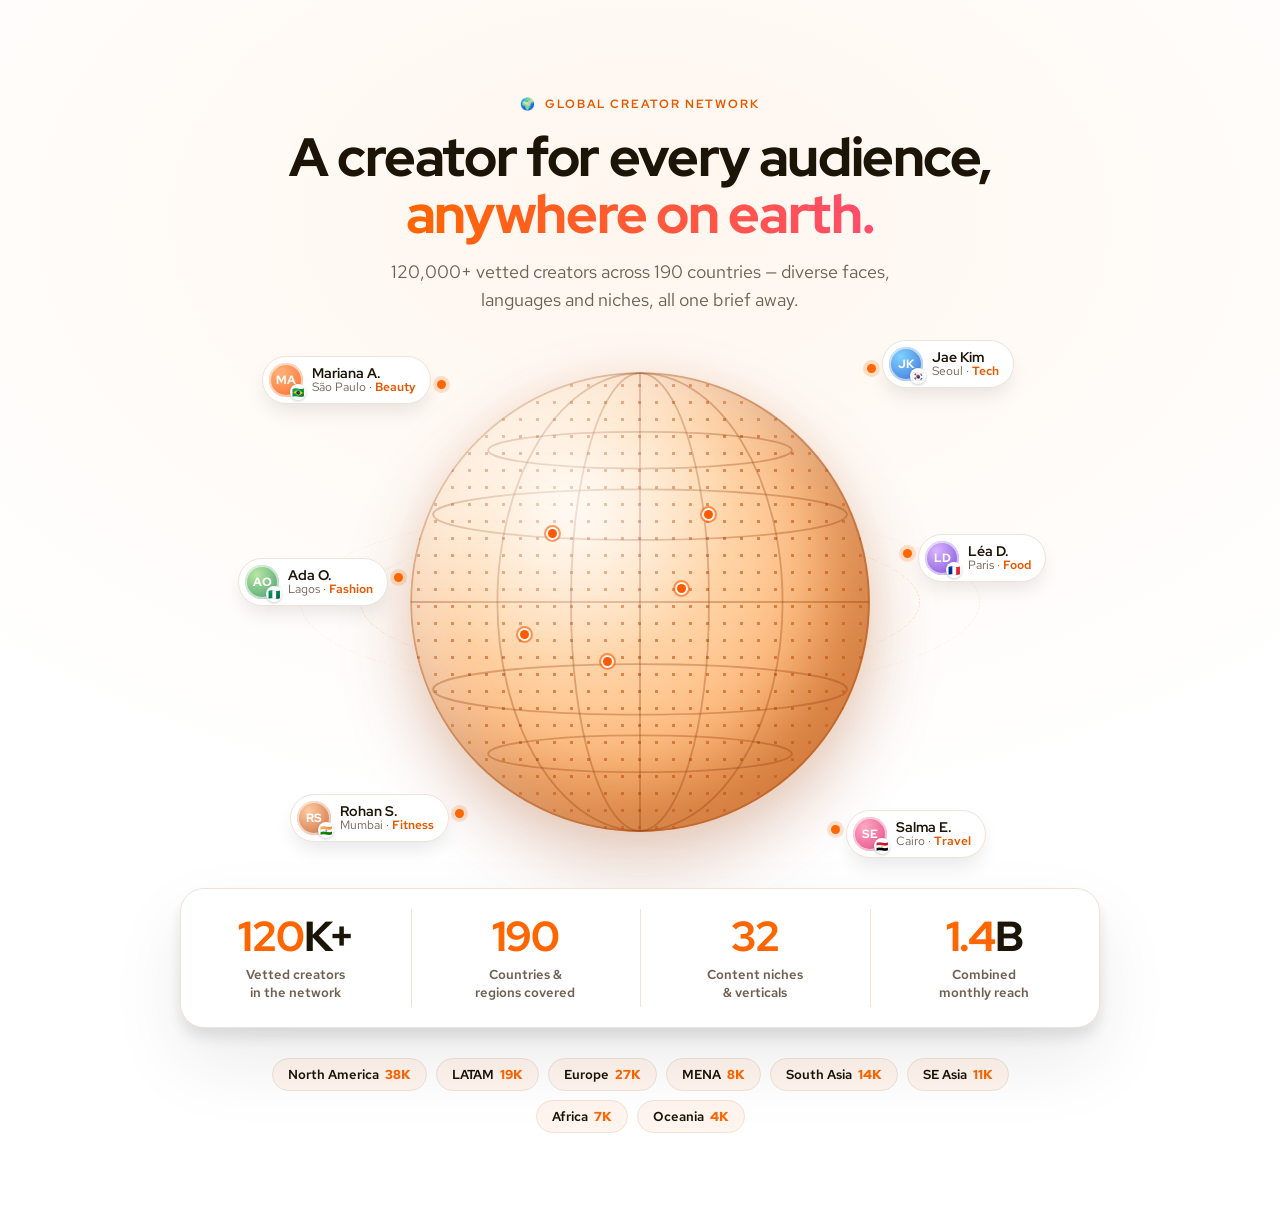
<file: globe.html>
<!DOCTYPE html>
<html lang="en">
<head>
<meta charset="UTF-8" />
<meta name="viewport" content="width=device-width, initial-scale=1.0" />
<title>PassionBits — Global Creator Network (globe)</title>
<link rel="preconnect" href="https://fonts.googleapis.com" />
<link rel="preconnect" href="https://fonts.gstatic.com" crossorigin />
<link href="https://fonts.googleapis.com/css2?family=Red+Hat+Display:wght@400;500;600;700;800&family=Red+Hat+Text:wght@400;500;600&display=swap" rel="stylesheet" />
<link rel="stylesheet" href="tokens.css" />
<style>
*{box-sizing:border-box;margin:0;padding:0}
body{font-family:var(--font-ui);color:var(--pb-ink);background:#fff;-webkit-font-smoothing:antialiased}
.wrap{max-width:var(--max);margin:0 auto;padding:0 24px}
h2{font-family:var(--font-display);letter-spacing:-.025em;line-height:1.06}
.gtext{background:var(--grad-text);-webkit-background-clip:text;background-clip:text;color:transparent}
.eyebrow{font-family:var(--font-display);font-weight:700;font-size:12px;letter-spacing:.16em;text-transform:uppercase;color:var(--pb-orange-600)}

/* ============================================================
   GLOBE — "The world's creators, on one map."
   ============================================================ */
.scale{position:relative;overflow:hidden;padding:92px 0 96px;
  background:radial-gradient(120% 80% at 50% 18%, #fff6ee 0%, #fff 62%),#fff}
.scale__inner{position:relative;z-index:2}
.scale__head{text-align:center;max-width:760px;margin:0 auto}
.scale__head .eyebrow{display:inline-flex;align-items:center;gap:8px;margin-bottom:16px}
.scale__head h2{font-size:clamp(34px,4.6vw,54px);font-weight:800}
.scale__head p{font-family:var(--font-ui);color:var(--pb-slate);font-size:18px;line-height:1.55;margin:16px auto 0;max-width:580px}

/* ---- globe stage ---- */
.stage{position:relative;width:100%;max-width:760px;height:560px;margin:8px auto 0}
.globe-wrap{position:absolute;left:50%;top:50%;transform:translate(-50%,-50%);
  width:460px;height:460px}
/* warm atmosphere halo behind the globe */
.globe-wrap::before{content:"";position:absolute;inset:-60px;border-radius:50%;z-index:0;
  background:radial-gradient(circle at 50% 50%, rgba(255,138,61,.30), rgba(255,138,61,0) 62%)}

/* ---- CSS/SVG globe (no WebGL dependency) ---- */
.globe{position:relative;z-index:1;width:460px;height:460px;border-radius:50%;
  background:
    radial-gradient(circle at 36% 30%, #fff3e6 0%, #ffd9b0 30%, #ffb878 62%, #ff9a4d 100%);
  box-shadow:
    inset -34px -40px 70px rgba(150,55,0,.42),
    inset 26px 22px 50px rgba(255,255,255,.55),
    0 30px 70px rgba(150,55,0,.28);
  overflow:hidden}
/* rotating dotted surface (continents-as-data feel) */
.globe .surface{position:absolute;inset:0;border-radius:50%;overflow:hidden;
  -webkit-mask-image:radial-gradient(circle at 50% 50%, #000 60%, transparent 96%);
  mask-image:radial-gradient(circle at 50% 50%, #000 60%, transparent 96%)}
.globe .surface::before{content:"";position:absolute;top:-10%;left:0;height:120%;width:200%;
  background-image:radial-gradient(circle, rgba(190,70,0,.55) 1.4px, transparent 1.7px);
  background-size:17px 17px;
  animation:globespin 22s linear infinite}
@keyframes globespin{to{transform:translateX(-50%)}}
/* lat/long wireframe */
.globe .grid{position:absolute;inset:0;z-index:2}
.globe .grid line, .globe .grid ellipse, .globe .grid circle{fill:none;
  stroke:rgba(140,52,0,.30);stroke-width:.8}
/* specular sheen */
.globe::after{content:"";position:absolute;inset:0;border-radius:50%;z-index:3;pointer-events:none;
  background:radial-gradient(circle at 33% 27%, rgba(255,255,255,.6), rgba(255,255,255,0) 38%)}
/* pulsing location pins sitting on the surface */
.dot{position:absolute;z-index:4;width:9px;height:9px;border-radius:50%;background:#ff5a00;
  box-shadow:0 0 0 2px rgba(255,255,255,.85)}
.dot::after{content:"";position:absolute;inset:-4px;border-radius:50%;border:2px solid #ff5a00;
  opacity:.6;animation:ping 2.8s ease-out infinite}
@keyframes ping{0%{transform:scale(.6);opacity:.7}100%{transform:scale(2.4);opacity:0}}
.dot.d1{top:34%;left:30%}.dot.d2{top:46%;left:58%}
.dot.d3{top:62%;left:42%}.dot.d4{top:30%;left:64%}
.dot.d5{top:56%;left:24%}
.dot.d2::after{animation-delay:-.9s}.dot.d4::after{animation-delay:-1.6s}.dot.d5::after{animation-delay:-2.2s}
/* faint orbit rings for depth */
.stage .ring{position:absolute;left:50%;top:50%;border:1px dashed #ffd6b8;border-radius:50%;
  transform:translate(-50%,-50%) rotateX(74deg);z-index:0;opacity:.7}
.ring.r1{width:560px;height:560px}
.ring.r2{width:680px;height:680px;opacity:.45}

/* ---- avatar chips floating around the globe ---- */
.pin{position:absolute;z-index:4;display:flex;align-items:center;gap:9px;
  background:#fff;border:1px solid var(--pb-line);border-radius:var(--r-pill);
  padding:6px 14px 6px 6px;box-shadow:var(--shadow-card);white-space:nowrap;
  animation:float 7s ease-in-out infinite}
.pin .av{width:34px;height:34px;border-radius:50%;flex:0 0 auto;position:relative;display:grid;
  place-items:center;color:#fff;font-family:var(--font-display);font-weight:800;font-size:12px;
  box-shadow:inset 0 0 0 2px rgba(255,255,255,.6)}
.pin .av .fl{position:absolute;right:-3px;bottom:-3px;width:16px;height:16px;border-radius:50%;
  background:#fff;display:grid;place-items:center;font-size:10px;box-shadow:0 1px 3px rgba(0,0,0,.2)}
.pin .meta{display:flex;flex-direction:column;line-height:1.15}
.pin .nm{font-family:var(--font-display);font-weight:700;font-size:13.5px;color:var(--pb-ink)}
.pin .ni{font-family:var(--font-ui);font-size:11.5px;color:var(--pb-slate)}
.pin .ni b{color:var(--pb-orange-600);font-weight:600}
/* a little connector nub toward the globe */
.pin::after{content:"";position:absolute;width:9px;height:9px;border-radius:50%;
  background:var(--pb-orange);box-shadow:0 0 0 4px rgba(255,102,0,.18)}
.pin.tl{top:34px;left:2px;animation-delay:-.4s}      .pin.tl::after{right:-16px;bottom:14px}
.pin.tr{top:18px;right:6px;animation-delay:-2.1s}    .pin.tr::after{left:-16px;bottom:14px}
.pin.ml{top:236px;left:-22px;animation-delay:-3.3s}  .pin.ml::after{right:-16px;top:14px}
.pin.mr{top:212px;right:-26px;animation-delay:-1.2s} .pin.mr::after{left:-16px;top:14px}
.pin.bl{bottom:40px;left:30px;animation-delay:-4.6s} .pin.bl::after{right:-16px;top:14px}
.pin.br{bottom:24px;right:34px;animation-delay:-2.8s}.pin.br::after{left:-16px;top:14px}
@keyframes float{0%,100%{transform:translateY(0)}50%{transform:translateY(-9px)}}

.av.h1{background:radial-gradient(circle at 34% 28%,#ffb27a,#ff6a2b)}
.av.h2{background:radial-gradient(circle at 34% 28%,#7fd1ff,#3b6fd4)}
.av.h3{background:radial-gradient(circle at 34% 28%,#ffc9a0,#c96a3a)}
.av.h4{background:radial-gradient(circle at 34% 28%,#b9e6a3,#3f9d6c)}
.av.h5{background:radial-gradient(circle at 34% 28%,#ffa7c4,#e0467f)}
.av.h6{background:radial-gradient(circle at 34% 28%,#d8b4ff,#7c4ad6)}
.av.h7{background:radial-gradient(circle at 34% 28%,#ffd98a,#e8902a)}
.av.h8{background:radial-gradient(circle at 34% 28%,#9bd0c4,#2f7d72)}

/* ---- stat band ---- */
.statband{display:grid;grid-template-columns:repeat(4,1fr);margin:6px auto 0;max-width:920px;
  background:#fff;border:1px solid var(--pb-line);border-radius:var(--r-lg);
  box-shadow:var(--shadow-panel);overflow:hidden;position:relative;z-index:5}
.statband .stat{padding:26px 22px;text-align:center;position:relative}
.statband .stat + .stat::before{content:"";position:absolute;left:0;top:20px;bottom:20px;width:1px;background:var(--pb-line)}
.statband .num{font-family:var(--font-display);font-weight:800;letter-spacing:-.03em;line-height:1;font-size:clamp(32px,3.6vw,42px);color:var(--pb-ink)}
.statband .num em{font-style:normal;color:var(--pb-orange)}
.statband .lbl{font-family:var(--font-ui);font-weight:600;font-size:13px;color:var(--pb-slate);margin-top:9px;line-height:1.35}

/* ---- region strip ---- */
.regions{margin-top:30px;text-align:center}
.regions .pills{display:flex;flex-wrap:wrap;gap:9px;justify-content:center;max-width:820px;margin:0 auto}
.regions .pill{background:var(--pb-peach-50);border:1px solid var(--pb-line);border-radius:var(--r-pill);
  padding:7px 15px;font-family:var(--font-ui);font-weight:600;font-size:13px;color:var(--pb-ink);
  display:inline-flex;align-items:center;gap:6px}
.regions .pill .n{color:var(--pb-orange);font-weight:700}

@media(max-width:820px){
  .stage{height:440px;transform:scale(.86)}
  .pin .meta{display:none} .pin{padding:5px}
  .statband{grid-template-columns:repeat(2,1fr)}
  .statband .stat::before{display:none}
  .statband .stat:nth-child(n+3){border-top:1px solid var(--pb-line)}
}
</style>
</head>
<body>

<section class="scale">
 <div class="scale__inner wrap">
  <div class="scale__head">
    <span class="eyebrow"><span>🌍</span> Global creator network</span>
    <h2>A creator for every audience, <span class="gtext">anywhere on earth.</span></h2>
    <p>120,000+ vetted creators across 190 countries — diverse faces, languages and niches, all one brief away.</p>
  </div>

  <div class="stage">
    <span class="ring r1"></span><span class="ring r2"></span>

    <span class="pin tl"><span class="av h1">MA<span class="fl">🇧🇷</span></span><span class="meta"><span class="nm">Mariana A.</span><span class="ni">São Paulo · <b>Beauty</b></span></span></span>
    <span class="pin tr"><span class="av h2">JK<span class="fl">🇰🇷</span></span><span class="meta"><span class="nm">Jae Kim</span><span class="ni">Seoul · <b>Tech</b></span></span></span>
    <span class="pin ml"><span class="av h4">AO<span class="fl">🇳🇬</span></span><span class="meta"><span class="nm">Ada O.</span><span class="ni">Lagos · <b>Fashion</b></span></span></span>
    <span class="pin mr"><span class="av h6">LD<span class="fl">🇫🇷</span></span><span class="meta"><span class="nm">Léa D.</span><span class="ni">Paris · <b>Food</b></span></span></span>
    <span class="pin bl"><span class="av h3">RS<span class="fl">🇮🇳</span></span><span class="meta"><span class="nm">Rohan S.</span><span class="ni">Mumbai · <b>Fitness</b></span></span></span>
    <span class="pin br"><span class="av h5">SE<span class="fl">🇪🇬</span></span><span class="meta"><span class="nm">Salma E.</span><span class="ni">Cairo · <b>Travel</b></span></span></span>

    <div class="globe-wrap">
      <div class="globe">
        <div class="surface"></div>
        <svg class="grid" viewBox="0 0 200 200" preserveAspectRatio="xMidYMid meet" aria-hidden="true">
          <circle cx="100" cy="100" r="99.5"/>
          <!-- meridians (longitude) -->
          <ellipse cx="100" cy="100" rx="62" ry="99.5"/>
          <ellipse cx="100" cy="100" rx="30" ry="99.5"/>
          <line x1="100" y1="0.5" x2="100" y2="199.5"/>
          <!-- parallels (latitude) -->
          <line x1="0.5" y1="100" x2="199.5" y2="100"/>
          <ellipse cx="100" cy="62" rx="90" ry="11"/>
          <ellipse cx="100" cy="138" rx="90" ry="11"/>
          <ellipse cx="100" cy="34" rx="66" ry="8"/>
          <ellipse cx="100" cy="166" rx="66" ry="8"/>
        </svg>
        <span class="dot d1"></span><span class="dot d2"></span><span class="dot d3"></span>
        <span class="dot d4"></span><span class="dot d5"></span>
      </div>
    </div>
  </div>

  <div class="statband">
    <div class="stat"><div class="num"><em>120</em>K+</div><div class="lbl">Vetted creators<br>in the network</div></div>
    <div class="stat"><div class="num"><em>190</em></div><div class="lbl">Countries &amp;<br>regions covered</div></div>
    <div class="stat"><div class="num"><em>32</em></div><div class="lbl">Content niches<br>&amp; verticals</div></div>
    <div class="stat"><div class="num"><em>1.4</em>B</div><div class="lbl">Combined<br>monthly reach</div></div>
  </div>

  <div class="regions">
    <div class="pills">
      <span class="pill">North America <span class="n">38K</span></span>
      <span class="pill">LATAM <span class="n">19K</span></span>
      <span class="pill">Europe <span class="n">27K</span></span>
      <span class="pill">MENA <span class="n">8K</span></span>
      <span class="pill">South Asia <span class="n">14K</span></span>
      <span class="pill">SE Asia <span class="n">11K</span></span>
      <span class="pill">Africa <span class="n">7K</span></span>
      <span class="pill">Oceania <span class="n">4K</span></span>
    </div>
  </div>
 </div>
</section>

</body>
</html>
</file>
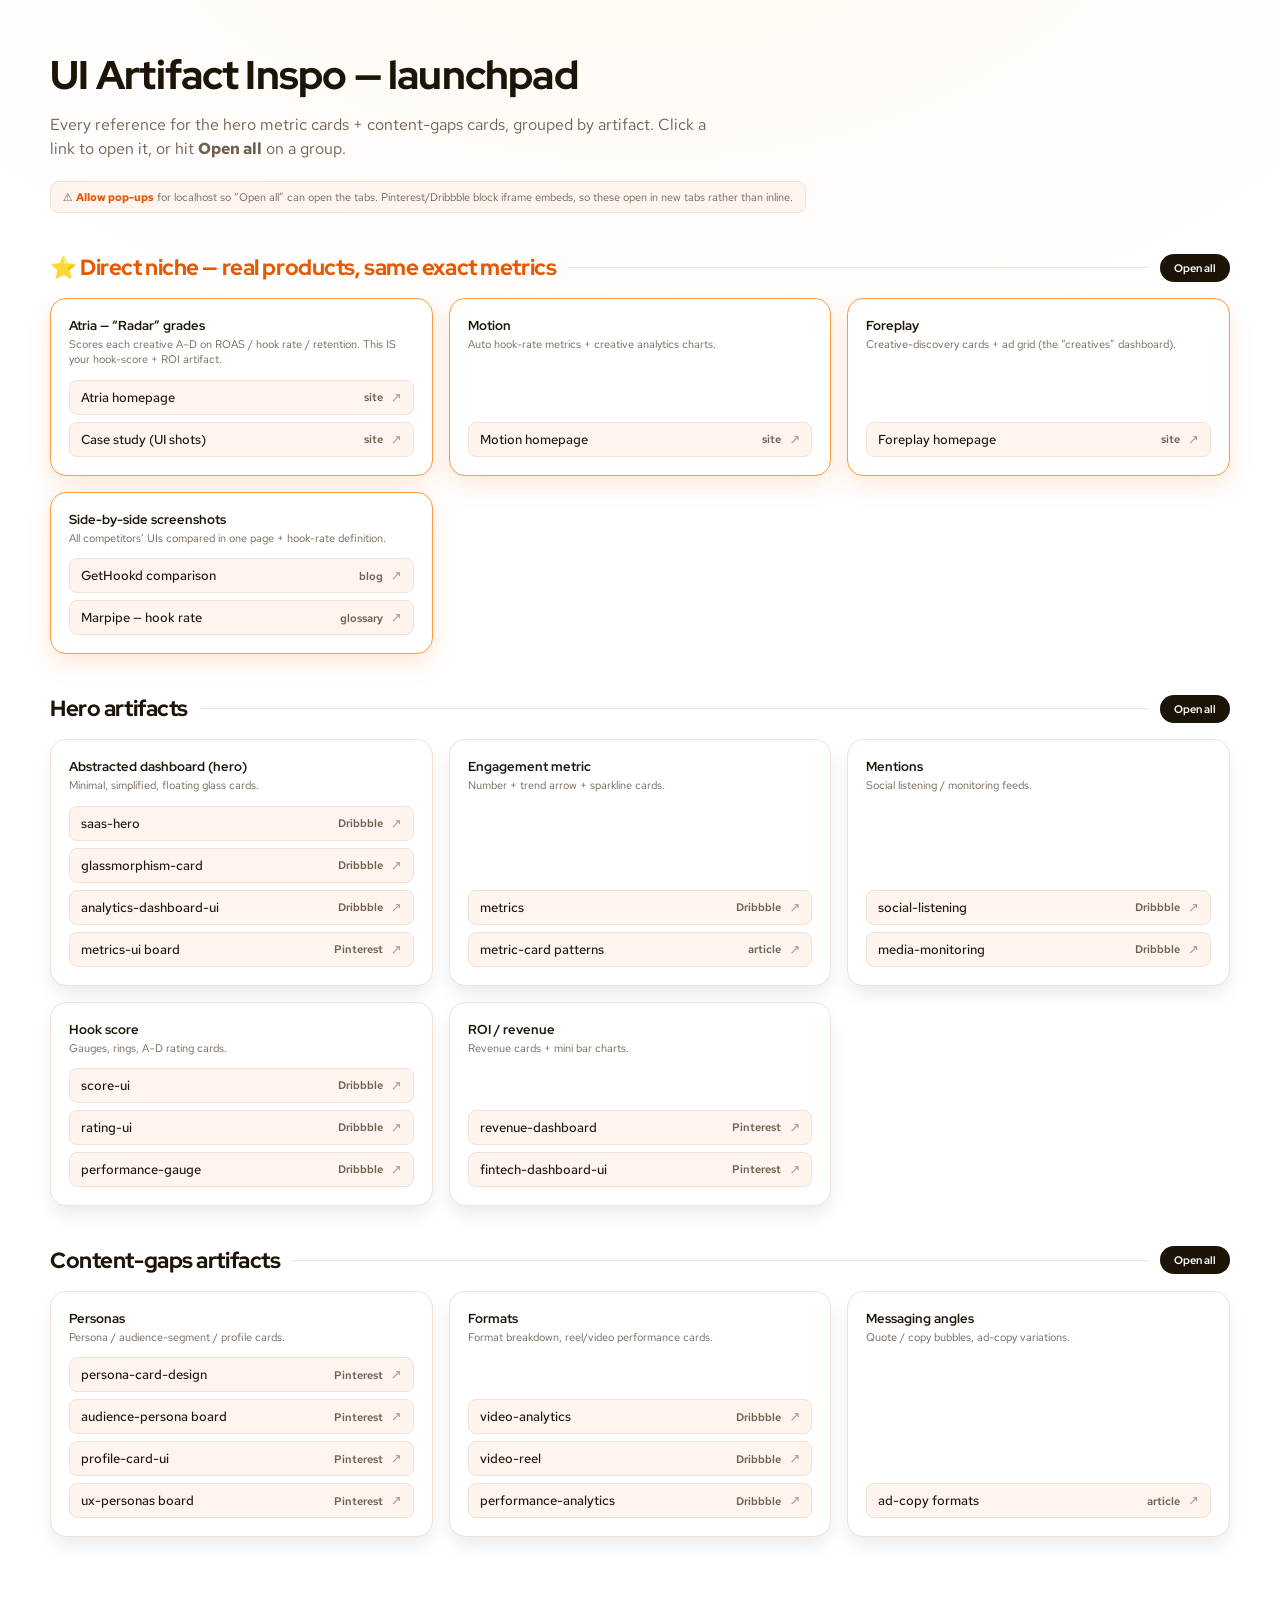
<file: inspo.html>
<!DOCTYPE html>
<html lang="en">
<head>
<meta charset="UTF-8" />
<meta name="viewport" content="width=device-width, initial-scale=1.0" />
<title>PassionBits — UI Artifact Inspo Launchpad</title>
<link href="https://fonts.googleapis.com/css2?family=Red+Hat+Display:wght@400;500;600;700;800&family=Red+Hat+Text:wght@400;500;600&display=swap" rel="stylesheet" />
<link rel="stylesheet" href="tokens.css" />
<style>
*{box-sizing:border-box;margin:0;padding:0}
body{font-family:var(--font-ui);color:var(--pb-ink);background:
  radial-gradient(120% 60% at 50% -10%, #fff6ee 0%, #fff 55%),#fff;-webkit-font-smoothing:antialiased;padding:48px 24px 80px}
.wrap{max-width:1180px;margin:0 auto}
h1{font-family:var(--font-display);font-weight:800;font-size:var(--fs-h2);letter-spacing:-.02em}
.lede{font-family:var(--font-ui);color:var(--pb-slate);font-size:var(--fs-lead);line-height:var(--lh-lead);margin:12px 0 6px;max-width:680px}
.note{font-family:var(--font-ui);font-size:var(--fs-cap);color:var(--pb-slate);background:var(--pb-peach-50);
  border:1px solid var(--pb-line);border-radius:var(--r-sm);padding:8px 12px;display:inline-block;margin-top:14px}
.note b{color:var(--pb-orange-600)}

.group{margin-top:40px}
.group__h{display:flex;align-items:center;gap:12px;margin-bottom:16px}
.group__h h2{font-family:var(--font-display);font-weight:800;font-size:var(--fs-h3);letter-spacing:-.02em}
.group__h .ln{flex:1;height:1px;background:var(--pb-line)}
.openall{font-family:var(--font-display);font-weight:700;font-size:var(--fs-cap);cursor:pointer;
  background:var(--pb-ink);color:#fff;border:0;border-radius:var(--r-pill);padding:7px 14px;white-space:nowrap}
.openall:hover{background:var(--pb-orange)}
.group--star .group__h h2{color:var(--pb-orange-600)}

.cards{display:grid;grid-template-columns:repeat(auto-fill,minmax(290px,1fr));gap:16px}
.card{background:#fff;border:1px solid var(--pb-line);border-radius:var(--r-md);padding:18px;
  box-shadow:var(--shadow-card);display:flex;flex-direction:column}
.card--star{border-color:var(--pb-amber);box-shadow:0 10px 24px rgba(255,102,0,.14)}
.card h3{font-family:var(--font-display);font-weight:700;font-size:var(--fs-ui);margin-bottom:3px}
.card .sub{font-family:var(--font-ui);font-size:var(--fs-cap);color:var(--pb-slate);line-height:1.4;margin-bottom:12px}
.links{display:flex;flex-direction:column;gap:7px;margin-top:auto}
.links a{display:flex;align-items:center;gap:8px;text-decoration:none;font-family:var(--font-ui);
  font-weight:500;font-size:var(--fs-ui);color:var(--pb-ink);background:var(--pb-peach-50);
  border:1px solid var(--pb-line);border-radius:var(--r-sm);padding:8px 11px;transition:.15s}
.links a:hover{background:#fff;border-color:var(--pb-orange);color:var(--pb-orange-600);transform:translateX(2px)}
.links a .src{margin-left:auto;font-size:var(--fs-cap);color:var(--pb-slate);font-weight:600}
.links a:hover .src{color:var(--pb-orange)}
.links a .ar{opacity:.4}.links a:hover .ar{opacity:1}
</style>
</head>
<body>
<div class="wrap">
  <h1>UI Artifact Inspo — launchpad</h1>
  <p class="lede">Every reference for the hero metric cards + content-gaps cards, grouped by artifact. Click a link to open it, or hit <b>Open all</b> on a group.</p>
  <div class="note">⚠️ <b>Allow pop-ups</b> for localhost so “Open all” can open the tabs. Pinterest/Dribbble block iframe embeds, so these open in new tabs rather than inline.</div>

  <!-- ============ DIRECT NICHE ============ -->
  <section class="group group--star">
    <div class="group__h"><h2>⭐ Direct niche — real products, same exact metrics</h2><span class="ln"></span><button class="openall">Open all</button></div>
    <div class="cards">
      <div class="card card--star">
        <h3>Atria — “Radar” grades</h3>
        <div class="sub">Scores each creative A–D on ROAS / hook rate / retention. This IS your hook-score + ROI artifact.</div>
        <div class="links">
          <a href="https://tryatria.com" target="_blank" rel="noopener">Atria homepage <span class="src">site</span><span class="ar">↗</span></a>
          <a href="https://pages.tryatria.com/case-studies/motion-alternatives" target="_blank" rel="noopener">Case study (UI shots) <span class="src">site</span><span class="ar">↗</span></a>
        </div>
      </div>
      <div class="card card--star">
        <h3>Motion</h3>
        <div class="sub">Auto hook-rate metrics + creative analytics charts.</div>
        <div class="links"><a href="https://motionapp.com" target="_blank" rel="noopener">Motion homepage <span class="src">site</span><span class="ar">↗</span></a></div>
      </div>
      <div class="card card--star">
        <h3>Foreplay</h3>
        <div class="sub">Creative-discovery cards + ad grid (the “creatives” dashboard).</div>
        <div class="links"><a href="https://foreplay.co" target="_blank" rel="noopener">Foreplay homepage <span class="src">site</span><span class="ar">↗</span></a></div>
      </div>
      <div class="card card--star">
        <h3>Side-by-side screenshots</h3>
        <div class="sub">All competitors’ UIs compared in one page + hook-rate definition.</div>
        <div class="links">
          <a href="https://www.gethookd.ai/blog/foreplay-vs-atria-vs-magicbrief-vs-gethookd" target="_blank" rel="noopener">GetHookd comparison <span class="src">blog</span><span class="ar">↗</span></a>
          <a href="https://www.marpipe.com/ad-glossary/hook-rate" target="_blank" rel="noopener">Marpipe — hook rate <span class="src">glossary</span><span class="ar">↗</span></a>
        </div>
      </div>
    </div>
  </section>

  <!-- ============ HERO ============ -->
  <section class="group">
    <div class="group__h"><h2>Hero artifacts</h2><span class="ln"></span><button class="openall">Open all</button></div>
    <div class="cards">
      <div class="card">
        <h3>Abstracted dashboard (hero)</h3>
        <div class="sub">Minimal, simplified, floating glass cards.</div>
        <div class="links">
          <a href="https://dribbble.com/tags/saas-hero" target="_blank" rel="noopener">saas-hero <span class="src">Dribbble</span><span class="ar">↗</span></a>
          <a href="https://dribbble.com/tags/glassmorphism_card" target="_blank" rel="noopener">glassmorphism-card <span class="src">Dribbble</span><span class="ar">↗</span></a>
          <a href="https://dribbble.com/tags/analytics-dashboard-ui" target="_blank" rel="noopener">analytics-dashboard-ui <span class="src">Dribbble</span><span class="ar">↗</span></a>
          <a href="https://www.pinterest.com/darguetap/metrics-ui/" target="_blank" rel="noopener">metrics-ui board <span class="src">Pinterest</span><span class="ar">↗</span></a>
        </div>
      </div>
      <div class="card">
        <h3>Engagement metric</h3>
        <div class="sub">Number + trend arrow + sparkline cards.</div>
        <div class="links">
          <a href="https://dribbble.com/tags/metrics" target="_blank" rel="noopener">metrics <span class="src">Dribbble</span><span class="ar">↗</span></a>
          <a href="https://www.stan.vision/journal/ui-card-design-examples-best-practices-and-common-patterns" target="_blank" rel="noopener">metric-card patterns <span class="src">article</span><span class="ar">↗</span></a>
        </div>
      </div>
      <div class="card">
        <h3>Mentions</h3>
        <div class="sub">Social listening / monitoring feeds.</div>
        <div class="links">
          <a href="https://dribbble.com/tags/social_listening" target="_blank" rel="noopener">social-listening <span class="src">Dribbble</span><span class="ar">↗</span></a>
          <a href="https://dribbble.com/tags/media_monitoring" target="_blank" rel="noopener">media-monitoring <span class="src">Dribbble</span><span class="ar">↗</span></a>
        </div>
      </div>
      <div class="card">
        <h3>Hook score</h3>
        <div class="sub">Gauges, rings, A–D rating cards.</div>
        <div class="links">
          <a href="https://dribbble.com/tags/score-ui" target="_blank" rel="noopener">score-ui <span class="src">Dribbble</span><span class="ar">↗</span></a>
          <a href="https://dribbble.com/tags/rating-ui" target="_blank" rel="noopener">rating-ui <span class="src">Dribbble</span><span class="ar">↗</span></a>
          <a href="https://dribbble.com/tags/performance-gauge" target="_blank" rel="noopener">performance-gauge <span class="src">Dribbble</span><span class="ar">↗</span></a>
        </div>
      </div>
      <div class="card">
        <h3>ROI / revenue</h3>
        <div class="sub">Revenue cards + mini bar charts.</div>
        <div class="links">
          <a href="https://www.pinterest.com/ideas/revenue-dashboard-design/961950676544/" target="_blank" rel="noopener">revenue-dashboard <span class="src">Pinterest</span><span class="ar">↗</span></a>
          <a href="https://www.pinterest.com/ideas/fintech-dashboard-ui/900189534033/" target="_blank" rel="noopener">fintech-dashboard-ui <span class="src">Pinterest</span><span class="ar">↗</span></a>
        </div>
      </div>
    </div>
  </section>

  <!-- ============ CONTENT GAPS ============ -->
  <section class="group">
    <div class="group__h"><h2>Content-gaps artifacts</h2><span class="ln"></span><button class="openall">Open all</button></div>
    <div class="cards">
      <div class="card">
        <h3>Personas</h3>
        <div class="sub">Persona / audience-segment / profile cards.</div>
        <div class="links">
          <a href="https://www.pinterest.com/ideas/persona-card-design/906568047587/" target="_blank" rel="noopener">persona-card-design <span class="src">Pinterest</span><span class="ar">↗</span></a>
          <a href="https://www.pinterest.com/monigleverbal/audience-persona-design/" target="_blank" rel="noopener">audience-persona board <span class="src">Pinterest</span><span class="ar">↗</span></a>
          <a href="https://www.pinterest.com/ideas/profile-card-ui/894513336055/" target="_blank" rel="noopener">profile-card-ui <span class="src">Pinterest</span><span class="ar">↗</span></a>
          <a href="https://www.pinterest.com/springfels/ux-personas/" target="_blank" rel="noopener">ux-personas board <span class="src">Pinterest</span><span class="ar">↗</span></a>
        </div>
      </div>
      <div class="card">
        <h3>Formats</h3>
        <div class="sub">Format breakdown, reel/video performance cards.</div>
        <div class="links">
          <a href="https://dribbble.com/tags/video-analytics" target="_blank" rel="noopener">video-analytics <span class="src">Dribbble</span><span class="ar">↗</span></a>
          <a href="https://dribbble.com/tags/video%20reel" target="_blank" rel="noopener">video-reel <span class="src">Dribbble</span><span class="ar">↗</span></a>
          <a href="https://dribbble.com/tags/performance-analytics" target="_blank" rel="noopener">performance-analytics <span class="src">Dribbble</span><span class="ar">↗</span></a>
        </div>
      </div>
      <div class="card">
        <h3>Messaging angles</h3>
        <div class="sub">Quote / copy bubbles, ad-copy variations.</div>
        <div class="links">
          <a href="https://www.anyword.com/blog/pinterest-ads-copy-formats-and-examples" target="_blank" rel="noopener">ad-copy formats <span class="src">article</span><span class="ar">↗</span></a>
        </div>
      </div>
    </div>
  </section>
</div>

<script>
document.querySelectorAll('.openall').forEach(btn=>{
  btn.addEventListener('click',()=>{
    const links=btn.closest('.group').querySelectorAll('.links a');
    links.forEach((a,i)=>setTimeout(()=>window.open(a.href,'_blank','noopener'), i*250));
  });
});
</script>
</body>
</html>
</file>
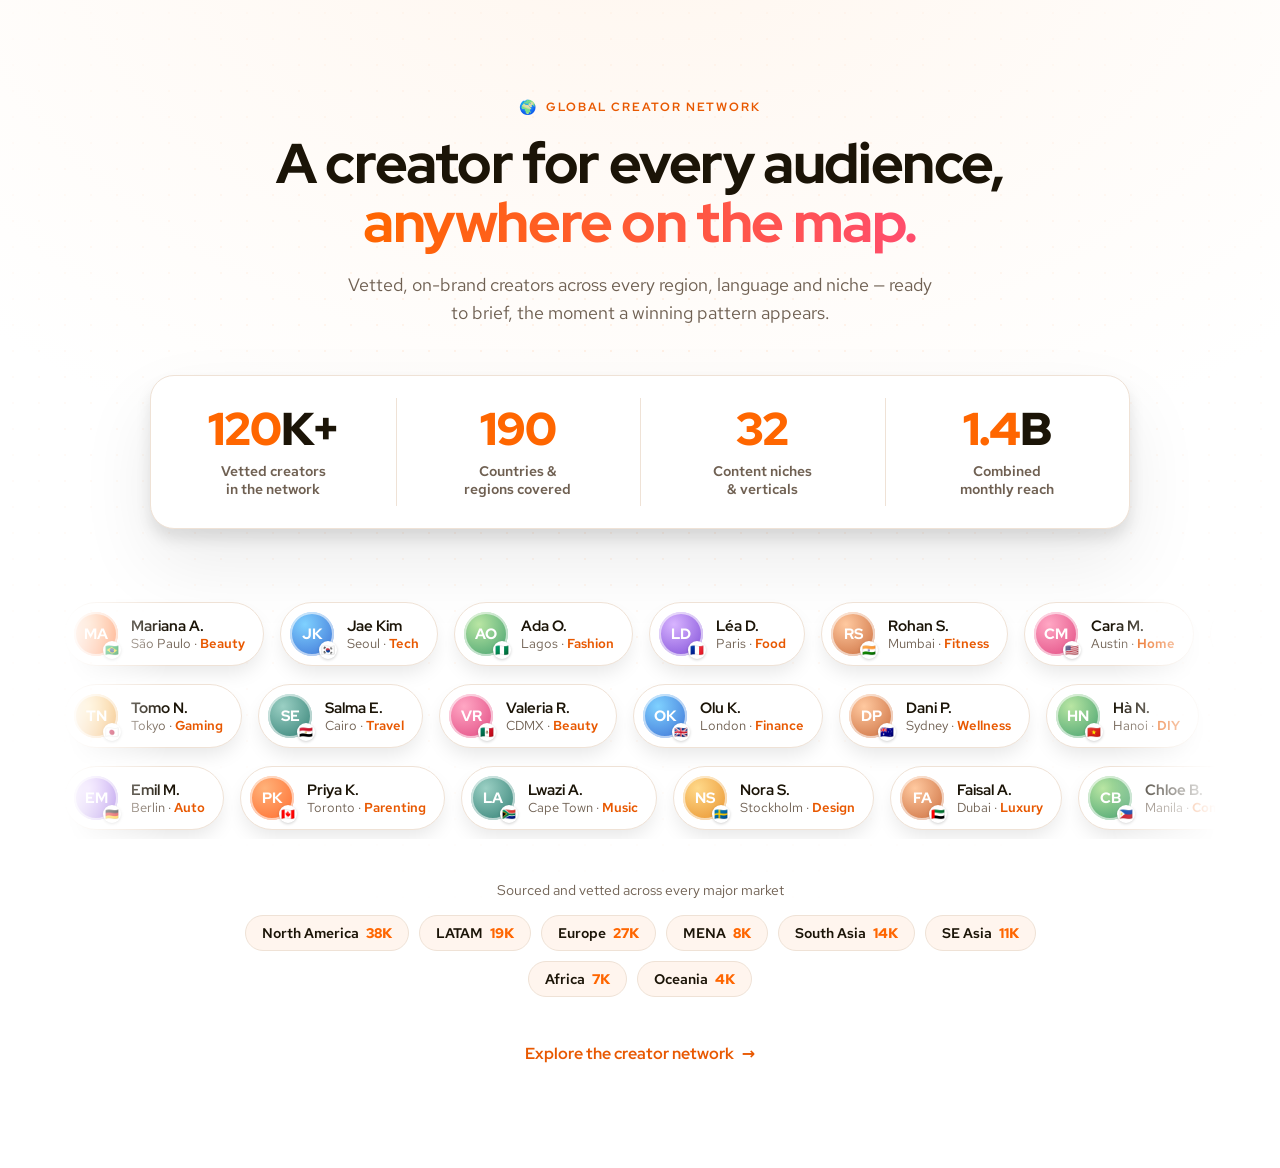
<file: scale.html>
<!DOCTYPE html>
<html lang="en">
<head>
<meta charset="UTF-8" />
<meta name="viewport" content="width=device-width, initial-scale=1.0" />
<title>PassionBits — Scale / Global Creator Network section</title>
<link rel="preconnect" href="https://fonts.googleapis.com" />
<link rel="preconnect" href="https://fonts.gstatic.com" crossorigin />
<link href="https://fonts.googleapis.com/css2?family=Red+Hat+Display:wght@400;500;600;700;800;900&family=Red+Hat+Text:wght@400;500;600&display=swap" rel="stylesheet" />
<link rel="stylesheet" href="tokens.css" />
<style>
*{box-sizing:border-box;margin:0;padding:0}
body{font-family:var(--font-ui);color:var(--pb-ink);background:#fff;-webkit-font-smoothing:antialiased}
.wrap{max-width:var(--max);margin:0 auto;padding:0 24px}
h2,h3{font-family:var(--font-display);letter-spacing:-.025em;line-height:1.06}
.gtext{background:var(--grad-text);-webkit-background-clip:text;background-clip:text;color:transparent}
.eyebrow{font-family:var(--font-display);font-weight:700;font-size:12px;letter-spacing:.16em;text-transform:uppercase;color:var(--pb-orange-600)}

/* ============================================================
   SCALE — "The world's creators, in one network."
   Synthesis: Google Maps stat band + Patreon/TikTok creator wall
   + YouTube/TikTok global-reach (countries · languages · niches).
   ============================================================ */
.scale{position:relative;overflow:hidden;padding:96px 0 104px;
  background:
    radial-gradient(120% 90% at 50% -10%, #fff6ee 0%, #fff 60%),
    #fff}
/* faint dotted-world wash behind everything */
.scale::before{content:"";position:absolute;inset:0;z-index:0;pointer-events:none;opacity:.5;
  background-image:radial-gradient(var(--pb-peach-100) 1.4px,transparent 1.5px);
  background-size:26px 26px;
  -webkit-mask-image:radial-gradient(95% 70% at 50% 30%,#000 0%,transparent 72%);
  mask-image:radial-gradient(95% 70% at 50% 30%,#000 0%,transparent 72%)}
.scale__inner{position:relative;z-index:2}

/* ---- header ---- */
.scale__head{text-align:center;max-width:760px;margin:0 auto 8px}
.scale__head .eyebrow{display:inline-flex;align-items:center;gap:8px;margin-bottom:18px}
.scale__head .eyebrow .globe{font-size:14px}
.scale__head h2{font-size:clamp(34px,4.6vw,56px);font-weight:800}
.scale__head p{font-family:var(--font-ui);color:var(--pb-slate);font-size:18px;line-height:1.55;
  margin:18px auto 0;max-width:600px}

/* ---- stat band (Google Maps / Tripadvisor style) ---- */
.statband{display:grid;grid-template-columns:repeat(4,1fr);gap:0;margin:48px auto 8px;max-width:980px;
  background:#fff;border:1px solid var(--pb-line);border-radius:var(--r-lg);
  box-shadow:var(--shadow-panel);overflow:hidden}
.stat{padding:30px 26px;text-align:center;position:relative}
.stat + .stat::before{content:"";position:absolute;left:0;top:22px;bottom:22px;width:1px;background:var(--pb-line)}
.stat .num{font-family:var(--font-display);font-weight:900;letter-spacing:-.03em;line-height:1;
  font-size:clamp(34px,4vw,46px);color:var(--pb-ink)}
.stat .num em{font-style:normal;color:var(--pb-orange)}
.stat .lbl{font-family:var(--font-ui);font-weight:600;font-size:13.5px;color:var(--pb-slate);
  margin-top:10px;line-height:1.35}

/* ---- creator wall (marquee rows) ---- */
.wall{margin-top:64px;position:relative;
  -webkit-mask-image:linear-gradient(90deg,transparent,#000 9%,#000 91%,transparent);
  mask-image:linear-gradient(90deg,transparent,#000 9%,#000 91%,transparent)}
.row{display:flex;gap:16px;width:max-content;padding:9px 0;
  animation:slide var(--dur,60s) linear infinite}
.row.rev{animation-direction:reverse}
.wall:hover .row{animation-play-state:paused}
@keyframes slide{to{transform:translateX(-50%)}}

.cc{display:flex;align-items:center;gap:13px;flex:0 0 auto;
  background:#fff;border:1px solid var(--pb-line);border-radius:var(--r-pill);
  padding:9px 18px 9px 9px;box-shadow:var(--shadow-card)}
.cc .av{width:44px;height:44px;border-radius:50%;flex:0 0 auto;position:relative;
  display:grid;place-items:center;color:#fff;font-family:var(--font-display);font-weight:800;font-size:15px;
  box-shadow:inset 0 0 0 2px rgba(255,255,255,.6)}
.cc .av .fl{position:absolute;right:-3px;bottom:-3px;width:18px;height:18px;border-radius:50%;
  background:#fff;display:grid;place-items:center;font-size:11px;box-shadow:0 1px 3px rgba(0,0,0,.18)}
.cc .meta{display:flex;flex-direction:column;line-height:1.2}
.cc .nm{font-family:var(--font-display);font-weight:700;font-size:15px;color:var(--pb-ink)}
.cc .ni{font-family:var(--font-ui);font-size:12.5px;color:var(--pb-slate);margin-top:1px}
.cc .ni b{color:var(--pb-orange-600);font-weight:600}
/* diverse avatar hues — warm-led, but spanning the wheel so the wall reads as people */
.h1{background:radial-gradient(circle at 34% 28%,#ffb27a,#ff6a2b)}
.h2{background:radial-gradient(circle at 34% 28%,#7fd1ff,#3b6fd4)}
.h3{background:radial-gradient(circle at 34% 28%,#ffc9a0,#c96a3a)}
.h4{background:radial-gradient(circle at 34% 28%,#b9e6a3,#3f9d6c)}
.h5{background:radial-gradient(circle at 34% 28%,#ffa7c4,#e0467f)}
.h6{background:radial-gradient(circle at 34% 28%,#d8b4ff,#7c4ad6)}
.h7{background:radial-gradient(circle at 34% 28%,#ffd98a,#e8902a)}
.h8{background:radial-gradient(circle at 34% 28%,#9bd0c4,#2f7d72)}

/* ---- region strip ---- */
.regions{margin-top:42px;text-align:center}
.regions .lead{font-family:var(--font-ui);font-size:13.5px;color:var(--pb-slate);margin-bottom:16px}
.regions .pills{display:flex;flex-wrap:wrap;gap:10px;justify-content:center;max-width:880px;margin:0 auto}
.regions .pill{background:var(--pb-peach-50);border:1px solid var(--pb-line);border-radius:var(--r-pill);
  padding:8px 16px;font-family:var(--font-ui);font-weight:600;font-size:13.5px;color:var(--pb-ink);
  display:inline-flex;align-items:center;gap:7px}
.regions .pill .n{color:var(--pb-orange);font-weight:700}

/* ---- footer cta ---- */
.scale__cta{margin-top:46px;text-align:center}
.scale__cta a{font-family:var(--font-display);font-weight:700;font-size:16px;color:var(--pb-orange-600);
  text-decoration:none;display:inline-flex;align-items:center;gap:8px}
.scale__cta a .arr{transition:transform .2s}
.scale__cta a:hover .arr{transform:translateX(4px)}

@media(max-width:760px){
  .statband{grid-template-columns:repeat(2,1fr)}
  .stat:nth-child(3)::before,.stat:nth-child(odd)::before{display:none}
  .stat:nth-child(3),.stat:nth-child(4){border-top:1px solid var(--pb-line)}
}
</style>
</head>
<body>

<section class="scale">
 <div class="scale__inner wrap">

  <!-- header -->
  <div class="scale__head">
    <span class="eyebrow"><span class="globe">🌍</span> Global creator network</span>
    <h2>A creator for every audience, <span class="gtext">anywhere on the map.</span></h2>
    <p>Vetted, on-brand creators across every region, language and niche — ready to brief, the moment a winning pattern appears.</p>
  </div>

  <!-- stat band -->
  <div class="statband">
    <div class="stat"><div class="num"><em>120</em>K+</div><div class="lbl">Vetted creators<br>in the network</div></div>
    <div class="stat"><div class="num"><em>190</em></div><div class="lbl">Countries &amp;<br>regions covered</div></div>
    <div class="stat"><div class="num"><em>32</em></div><div class="lbl">Content niches<br>&amp; verticals</div></div>
    <div class="stat"><div class="num"><em>1.4</em>B</div><div class="lbl">Combined<br>monthly reach</div></div>
  </div>

  <!-- creator wall -->
  <div class="wall">
    <div class="row" style="--dur:64s">
      <span class="cc"><span class="av h1">MA<span class="fl">🇧🇷</span></span><span class="meta"><span class="nm">Mariana A.</span><span class="ni">São Paulo · <b>Beauty</b></span></span></span>
      <span class="cc"><span class="av h2">JK<span class="fl">🇰🇷</span></span><span class="meta"><span class="nm">Jae Kim</span><span class="ni">Seoul · <b>Tech</b></span></span></span>
      <span class="cc"><span class="av h4">AO<span class="fl">🇳🇬</span></span><span class="meta"><span class="nm">Ada O.</span><span class="ni">Lagos · <b>Fashion</b></span></span></span>
      <span class="cc"><span class="av h6">LD<span class="fl">🇫🇷</span></span><span class="meta"><span class="nm">Léa D.</span><span class="ni">Paris · <b>Food</b></span></span></span>
      <span class="cc"><span class="av h3">RS<span class="fl">🇮🇳</span></span><span class="meta"><span class="nm">Rohan S.</span><span class="ni">Mumbai · <b>Fitness</b></span></span></span>
      <span class="cc"><span class="av h5">CM<span class="fl">🇺🇸</span></span><span class="meta"><span class="nm">Cara M.</span><span class="ni">Austin · <b>Home</b></span></span></span>
      <!-- duplicate set for seamless loop -->
      <span class="cc"><span class="av h1">MA<span class="fl">🇧🇷</span></span><span class="meta"><span class="nm">Mariana A.</span><span class="ni">São Paulo · <b>Beauty</b></span></span></span>
      <span class="cc"><span class="av h2">JK<span class="fl">🇰🇷</span></span><span class="meta"><span class="nm">Jae Kim</span><span class="ni">Seoul · <b>Tech</b></span></span></span>
      <span class="cc"><span class="av h4">AO<span class="fl">🇳🇬</span></span><span class="meta"><span class="nm">Ada O.</span><span class="ni">Lagos · <b>Fashion</b></span></span></span>
      <span class="cc"><span class="av h6">LD<span class="fl">🇫🇷</span></span><span class="meta"><span class="nm">Léa D.</span><span class="ni">Paris · <b>Food</b></span></span></span>
      <span class="cc"><span class="av h3">RS<span class="fl">🇮🇳</span></span><span class="meta"><span class="nm">Rohan S.</span><span class="ni">Mumbai · <b>Fitness</b></span></span></span>
      <span class="cc"><span class="av h5">CM<span class="fl">🇺🇸</span></span><span class="meta"><span class="nm">Cara M.</span><span class="ni">Austin · <b>Home</b></span></span></span>
    </div>

    <div class="row rev" style="--dur:74s">
      <span class="cc"><span class="av h7">TN<span class="fl">🇯🇵</span></span><span class="meta"><span class="nm">Tomo N.</span><span class="ni">Tokyo · <b>Gaming</b></span></span></span>
      <span class="cc"><span class="av h8">SE<span class="fl">🇪🇬</span></span><span class="meta"><span class="nm">Salma E.</span><span class="ni">Cairo · <b>Travel</b></span></span></span>
      <span class="cc"><span class="av h5">VR<span class="fl">🇲🇽</span></span><span class="meta"><span class="nm">Valeria R.</span><span class="ni">CDMX · <b>Beauty</b></span></span></span>
      <span class="cc"><span class="av h2">OK<span class="fl">🇬🇧</span></span><span class="meta"><span class="nm">Olu K.</span><span class="ni">London · <b>Finance</b></span></span></span>
      <span class="cc"><span class="av h3">DP<span class="fl">🇦🇺</span></span><span class="meta"><span class="nm">Dani P.</span><span class="ni">Sydney · <b>Wellness</b></span></span></span>
      <span class="cc"><span class="av h4">HN<span class="fl">🇻🇳</span></span><span class="meta"><span class="nm">Hà N.</span><span class="ni">Hanoi · <b>DIY</b></span></span></span>
      <!-- duplicate set -->
      <span class="cc"><span class="av h7">TN<span class="fl">🇯🇵</span></span><span class="meta"><span class="nm">Tomo N.</span><span class="ni">Tokyo · <b>Gaming</b></span></span></span>
      <span class="cc"><span class="av h8">SE<span class="fl">🇪🇬</span></span><span class="meta"><span class="nm">Salma E.</span><span class="ni">Cairo · <b>Travel</b></span></span></span>
      <span class="cc"><span class="av h5">VR<span class="fl">🇲🇽</span></span><span class="meta"><span class="nm">Valeria R.</span><span class="ni">CDMX · <b>Beauty</b></span></span></span>
      <span class="cc"><span class="av h2">OK<span class="fl">🇬🇧</span></span><span class="meta"><span class="nm">Olu K.</span><span class="ni">London · <b>Finance</b></span></span></span>
      <span class="cc"><span class="av h3">DP<span class="fl">🇦🇺</span></span><span class="meta"><span class="nm">Dani P.</span><span class="ni">Sydney · <b>Wellness</b></span></span></span>
      <span class="cc"><span class="av h4">HN<span class="fl">🇻🇳</span></span><span class="meta"><span class="nm">Hà N.</span><span class="ni">Hanoi · <b>DIY</b></span></span></span>
    </div>

    <div class="row" style="--dur:68s">
      <span class="cc"><span class="av h6">EM<span class="fl">🇩🇪</span></span><span class="meta"><span class="nm">Emil M.</span><span class="ni">Berlin · <b>Auto</b></span></span></span>
      <span class="cc"><span class="av h1">PK<span class="fl">🇨🇦</span></span><span class="meta"><span class="nm">Priya K.</span><span class="ni">Toronto · <b>Parenting</b></span></span></span>
      <span class="cc"><span class="av h8">LA<span class="fl">🇿🇦</span></span><span class="meta"><span class="nm">Lwazi A.</span><span class="ni">Cape Town · <b>Music</b></span></span></span>
      <span class="cc"><span class="av h7">NS<span class="fl">🇸🇪</span></span><span class="meta"><span class="nm">Nora S.</span><span class="ni">Stockholm · <b>Design</b></span></span></span>
      <span class="cc"><span class="av h3">FA<span class="fl">🇦🇪</span></span><span class="meta"><span class="nm">Faisal A.</span><span class="ni">Dubai · <b>Luxury</b></span></span></span>
      <span class="cc"><span class="av h4">CB<span class="fl">🇵🇭</span></span><span class="meta"><span class="nm">Chloe B.</span><span class="ni">Manila · <b>Comedy</b></span></span></span>
      <!-- duplicate set -->
      <span class="cc"><span class="av h6">EM<span class="fl">🇩🇪</span></span><span class="meta"><span class="nm">Emil M.</span><span class="ni">Berlin · <b>Auto</b></span></span></span>
      <span class="cc"><span class="av h1">PK<span class="fl">🇨🇦</span></span><span class="meta"><span class="nm">Priya K.</span><span class="ni">Toronto · <b>Parenting</b></span></span></span>
      <span class="cc"><span class="av h8">LA<span class="fl">🇿🇦</span></span><span class="meta"><span class="nm">Lwazi A.</span><span class="ni">Cape Town · <b>Music</b></span></span></span>
      <span class="cc"><span class="av h7">NS<span class="fl">🇸🇪</span></span><span class="meta"><span class="nm">Nora S.</span><span class="ni">Stockholm · <b>Design</b></span></span></span>
      <span class="cc"><span class="av h3">FA<span class="fl">🇦🇪</span></span><span class="meta"><span class="nm">Faisal A.</span><span class="ni">Dubai · <b>Luxury</b></span></span></span>
      <span class="cc"><span class="av h4">CB<span class="fl">🇵🇭</span></span><span class="meta"><span class="nm">Chloe B.</span><span class="ni">Manila · <b>Comedy</b></span></span></span>
    </div>
  </div>

  <!-- region strip -->
  <div class="regions">
    <div class="lead">Sourced and vetted across every major market</div>
    <div class="pills">
      <span class="pill">North America <span class="n">38K</span></span>
      <span class="pill">LATAM <span class="n">19K</span></span>
      <span class="pill">Europe <span class="n">27K</span></span>
      <span class="pill">MENA <span class="n">8K</span></span>
      <span class="pill">South Asia <span class="n">14K</span></span>
      <span class="pill">SE Asia <span class="n">11K</span></span>
      <span class="pill">Africa <span class="n">7K</span></span>
      <span class="pill">Oceania <span class="n">4K</span></span>
    </div>
  </div>

  <div class="scale__cta">
    <a href="#">Explore the creator network <span class="arr">→</span></a>
  </div>

 </div>
</section>

</body>
</html>
</file>
<file: tokens.css>
/* =====================================================================
   PassionBits design tokens — Dash Social's structure, warmed to orange.
   (Derived from dash-ui-kit.css: same radii/shadows, cool->warm palette.)
   ===================================================================== */
:root{
  /* warm palette (orange analog of Dash blue/purple/pink) */
  --pb-orange:#ff6600;
  --pb-orange-600:#e85800;
  --pb-amber:#ff9a3d;
  --pb-coral:#ff4d6d;          /* warm analog of their purple accent */
  --pb-peach-100:#ffe3cf;
  --pb-peach-50:#fff5ee;
  --pb-field:#fff3ea;
  --pb-ink:#1b1407;            /* warm near-black */
  --pb-slate:#6f6052;
  --pb-line:#efe2d6;

  /* radii (from Dash) */
  --r-sm:8px; --r-md:16px; --r-lg:24px; --r-pill:40px;

  /* shadows (from Dash, unchanged) */
  --shadow-panel:0 10px 15px #0000001a,0 34px 74px #00000014;
  --shadow-card:0 10px 20px -4px #0000001a;

  /* warmed gradients */
  --grad-text:linear-gradient(90deg,#ff6600,#ff4d6d);
  --grad-hero-ground:linear-gradient(#ffe6d000,#ffe1c9 25%,#ffeede 50%,#ffe1c9 75%,#fff);
  --glow-warm:radial-gradient(circle at 50% 120%,#ff8a3d,#ffd9b0 75%,transparent);
  --glow-coral:radial-gradient(circle at 50% 120%,#ff4d6d,#ffd9b0 75%,transparent);
  --grad-cta:linear-gradient(90deg,#ff7a00,#ff4d6d);

  /* type (Red Hat = what Dash actually ships for UI; free + close to Mark OT) */
  --font-display:'Red Hat Display',system-ui,sans-serif;
  --font-ui:'Red Hat Text',system-ui,sans-serif;

  /* TYPE SCALE — one modular progression, fluid clamp(min → vw → max).
     Desktop rungs: 12·14·16·18·24·30·40·94. Steps stay small (~1.12) at text
     sizes for legibility and widen (~1.25–1.33) at display sizes — standard practice.
     vw factors reach max around a ~1440px viewport. */
  --fs-h1:clamp(44px,7.6vw,94px);    /* hero display */
  --fs-h2:clamp(30px,4vw,40px);      /* section headings */
  --fs-stat:clamp(24px,2.4vw,30px);  /* big numbers / KPIs (30 = 24×1.25) */
  --fs-h3:clamp(20px,1.7vw,24px);    /* sub-heads / card titles */
  --fs-lead:clamp(16px,1.25vw,18px); /* intro paragraph under a heading */
  --fs-body:clamp(15px,1.1vw,16px);  /* default reading body */
  --fs-ui:clamp(13px,0.97vw,14px);   /* workhorse UI / labels (Dash default) */
  --fs-cap:clamp(11px,0.83vw,12px);  /* eyebrows, pills, captions, meta */
  --lh-tight:1.1;                    /* headings */
  --lh-lead:1.5;                     /* short intro paragraphs */
  --lh-body:1.6;                     /* long body copy */

  --max:1200px;
}
</file>
